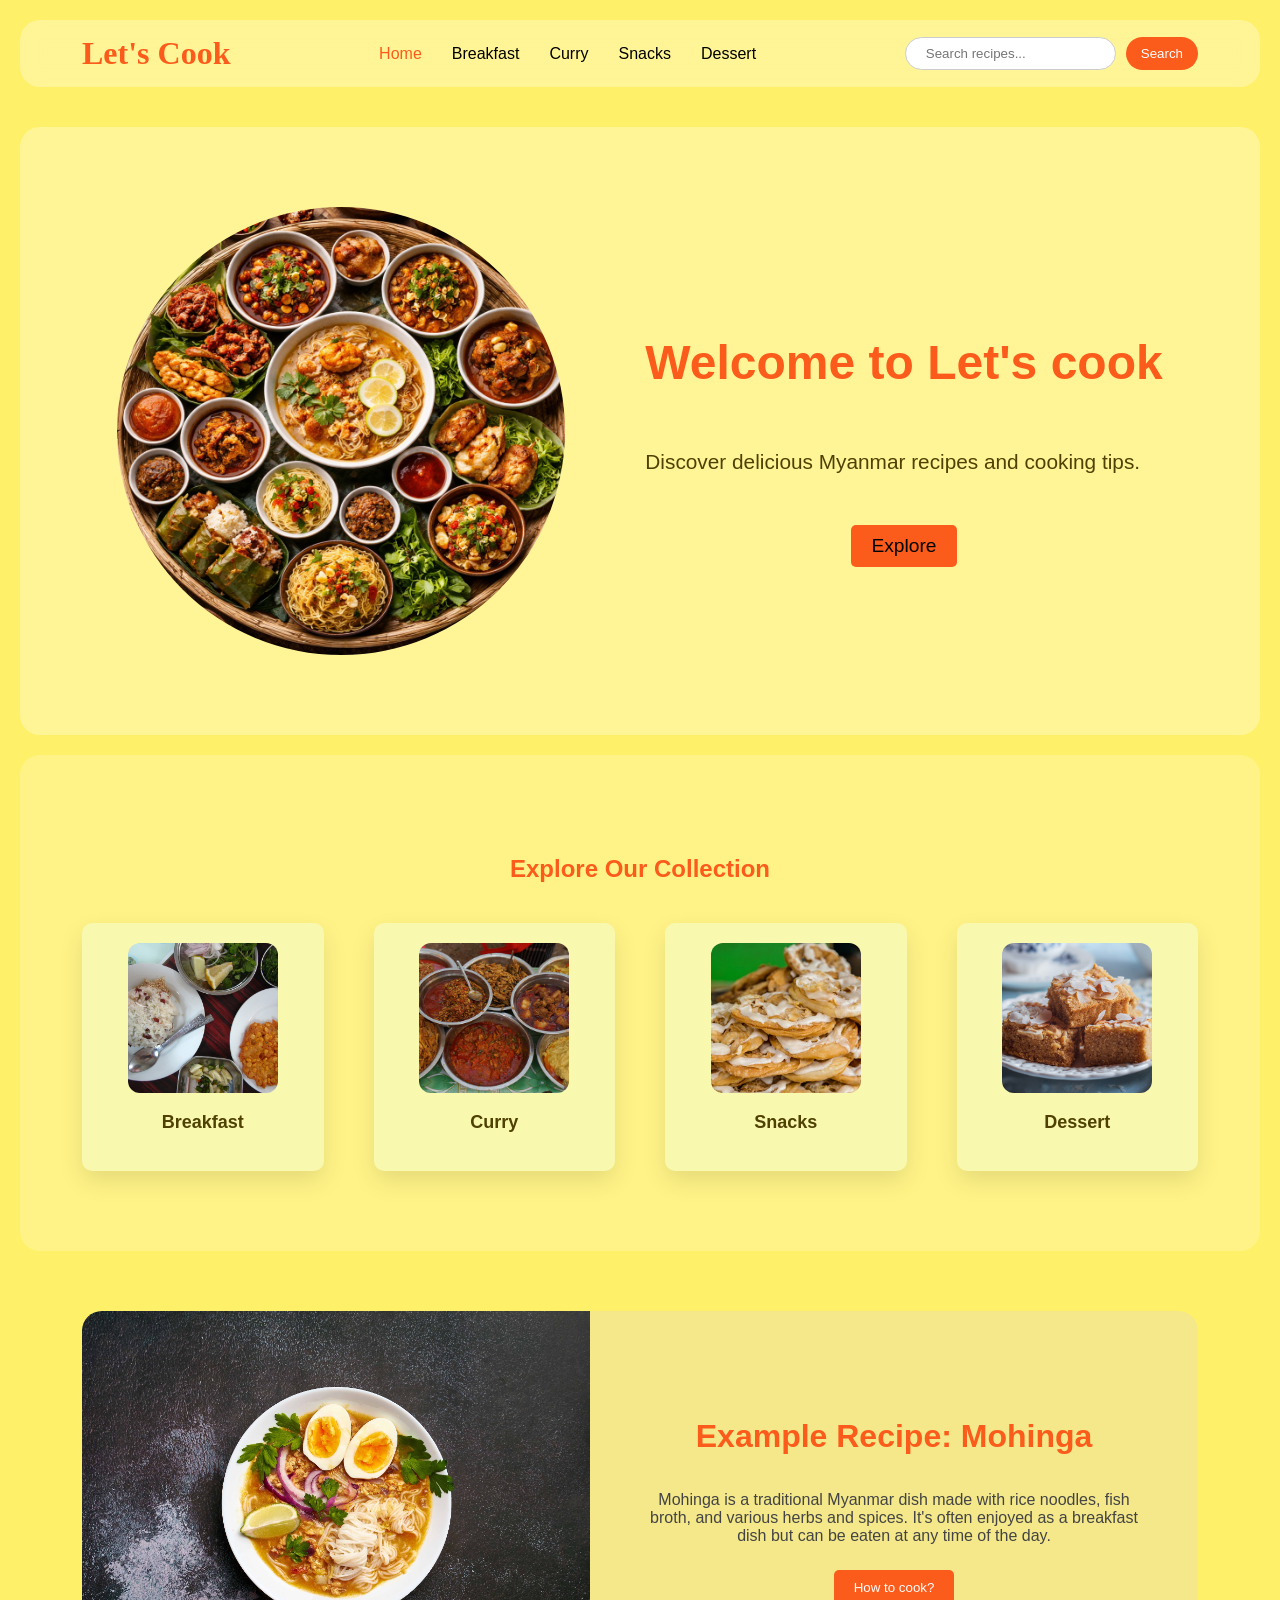
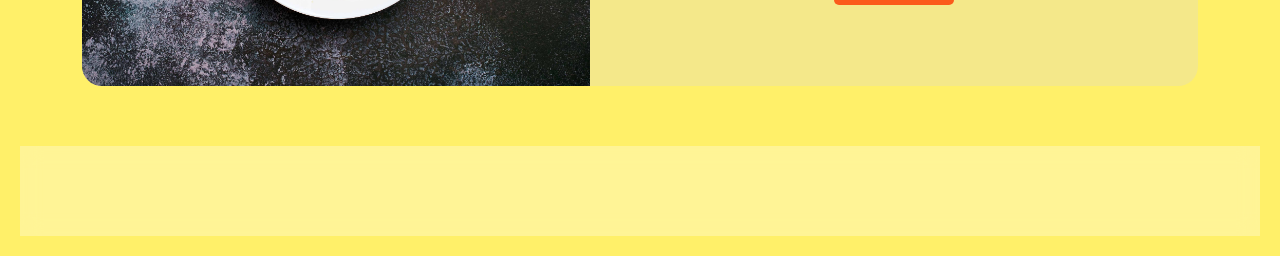
<file: frontend/index.html>
<!DOCTYPE html>
<html lang="en">
<head>
    <meta charset="UTF-8">
    <meta name="viewport" content="width=device-width, initial-scale=1.0">
    <link rel="stylesheet" href="../styles/style.css">
    <title>Let's cook</title>
</head>
<body>
    <nav class="navbar">
        <div class="nav-container">
            <div class="web-name">Let's Cook</div>
            <div class="nav-links">
                <a class="active-link" href="../frontend/index.html">Home</a>
                <a href="category.html?type=breakfast">Breakfast</a>
                <a href="category.html?type=curry">Curry</a>
                <a href="category.html?type=snacks">Snacks</a>
                <a href="category.html?type=dessert">Dessert</a>
            </div>

            <div class="search-box">
                <input type="text" placeholder="Search recipes...">
                <button>Search</button>
            </div>
        </div>
    </nav>
    <section class="welcome">
        <div class="welcome-content">
            <img class="homepageimg" src="../img/homepageimg.png" alt="food">
            <div class="welcome-text">
                <h1>Welcome to Let's cook</h1>
                <p>Discover delicious Myanmar recipes and cooking tips.</p>
                <button class="explore-btn"><a href="#collection">Explore</a></button>
            </div>
        </div>
    </section>

    <section id="collection">
        <h2>Explore Our Collection</h2>
        <div class="collection-container">
            <div class="collection">
                <a href="category.html?type=breakfast">
                    <img class="collection-img" src="../img/breakfast.jpg" alt="Myanmar Breakfast Foods">
                    <p>Breakfast</p>
                </a>
            </div>
            <div class="collection">
                <a href="category.html?type=curry">
                    <img class="collection-img" src="../img/lunch.jpg" alt="Myanmar Lunch Foods">
                    <p>Curry</p>
                </a>
            </div>
            <div class="collection">
                <a href="category.html?type=snacks">
                    <img class="collection-img" src="../img/snacks.jpg" alt="Myanmar Snacks">
                    <p>Snacks</p>
                </a>
            </div>
            <div class="collection">
                <a href="category.html?type=dessert">
                    <img class="collection-img" src="../img/dessert.jpg" alt="Myanmar Desserts">
                    <p>Dessert</p>
                </a>
            </div>
        </div>
    </section>
    <section class="featured">
        <div class="featured-container">

            <div class="featured-image">
                <img src="../img/mohinga.jpg" alt="Mohinga">
            </div>

            <div class="featured-content">
                <h2>Example Recipe: Mohinga</h2>
                <p>
                    Mohinga is a traditional Myanmar dish made with rice noodles,
                    fish broth, and various herbs and spices. It's often enjoyed
                    as a breakfast dish but can be eaten at any time of the day.
                </p>
                <a href="./recipe.html?type=breakfast&id=mohinga"><button class="cook-btn">How to cook?</button></a>
            </div>

        </div>
    </section>
</body>
<footer>
    <p>&copy; 2026 Let's Cook. All rights reserved.</p>
</footer>
</html>
</file>
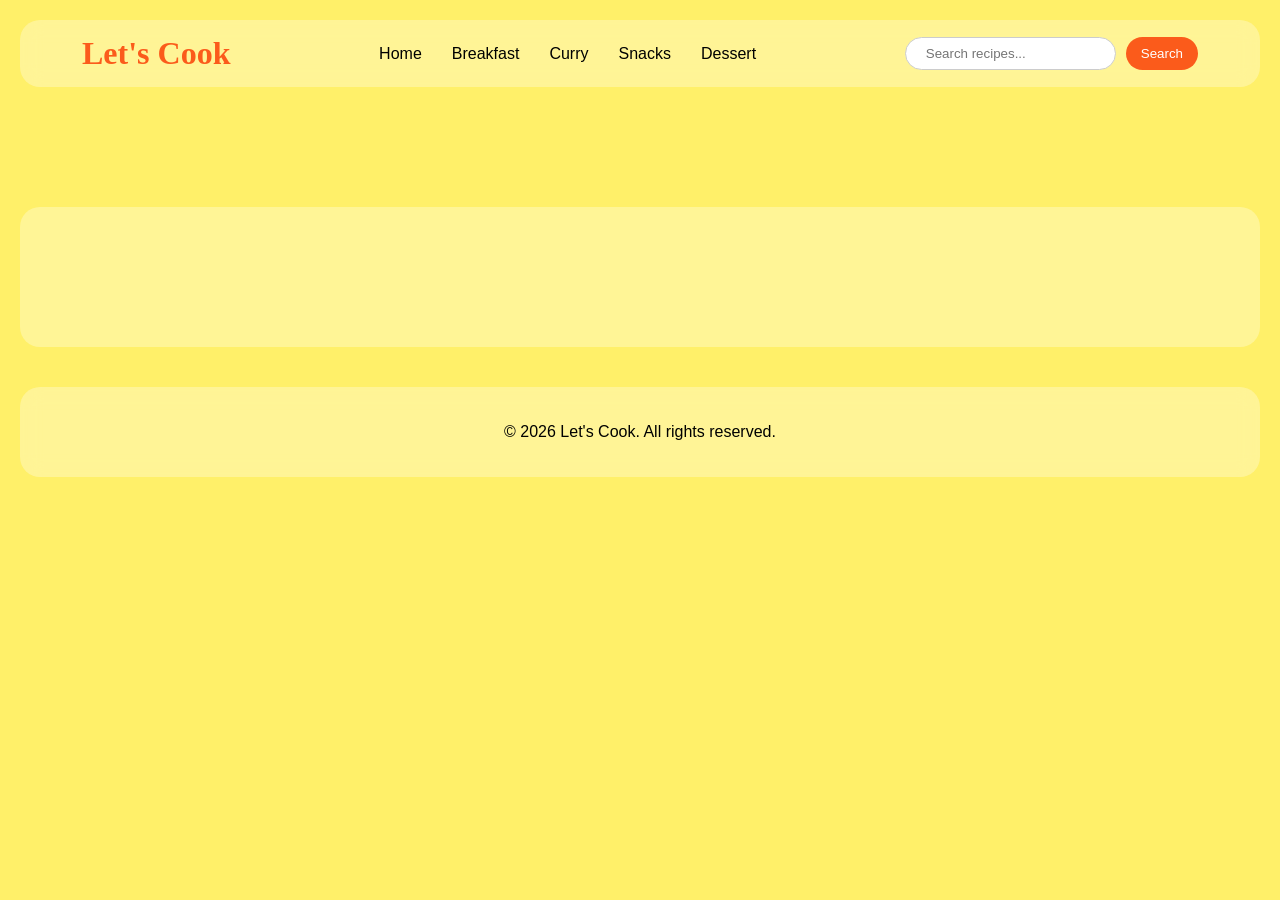
<file: frontend/category.html>
<!DOCTYPE html>
<html lang="en">
<head>
    <meta charset="UTF-8">
    <meta name="viewport" content="width=device-width, initial-scale=1.0">
    <link rel="stylesheet" href="../styles/style.css">
    <title>Category</title>
</head>
<body>

    <nav class="navbar">
        <div class="nav-container">
            <div class="web-name">Let's Cook</div>
            <div class="nav-links">
                <a href="./index.html">Home</a>
                <a href="./category.html?type=breakfast">Breakfast</a>
                <a href="./category.html?type=curry">Curry</a>
                <a href="./category.html?type=snacks">Snacks</a>
                <a href="./category.html?type=dessert">Dessert</a>
            </div>
            <div class="search-box">
                <input type="text" placeholder="Search recipes...">
                <button>Search</button>
            </div>
        </div>
    </nav>

    <section class="category-section">
        <h1 id="category-title"></h1>
    </section>

    <section class="recipe-list-section">
        <div class="collection-container" id="recipe-list"></div>
    </section>

<script src="../js/recipes.js"></script>
<script src="../js/category.js"></script>
</body>
<footer>
    <p>&copy; 2026 Let's Cook. All rights reserved.</p>
</footer>
</html>
</file>
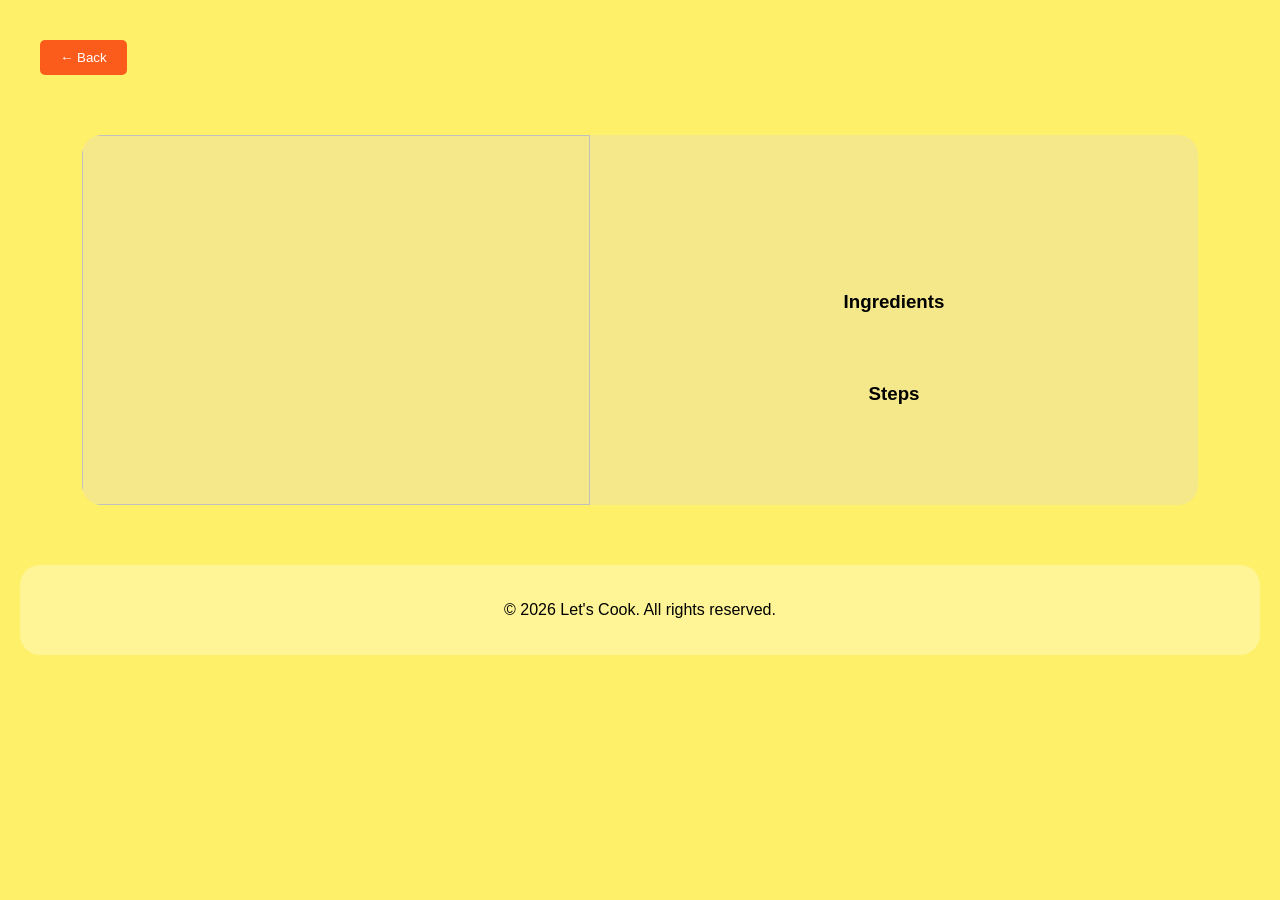
<file: frontend/recipe.html>
<!DOCTYPE html>
<html lang="en">
<head>
    <meta charset="UTF-8">
    <meta name="viewport" content="width=device-width, initial-scale=1.0">
    <link rel="stylesheet" href="../styles/style.css">
    <title>Recipe Detail</title>
</head>
<body>

    <div style="margin:20px;">
        <button onclick="history.back()" class="cook-btn">← Back</button>
    </div>

    <section class="featured">
        <div class="featured-container">

            <div class="featured-image">
                <img id="recipe-image">
            </div>

            <div class="featured-content">
                <h2 id="recipe-name"></h2>
                <p id="recipe-description"></p>

                <h3>Ingredients</h3>
                <ul id="ingredients"></ul>

                <h3>Steps</h3>
                <ol id="steps"></ol>
            </div>

        </div>
    </section>

<script src="../js/recipes.js"></script>
<script src="../js/recipe-detail.js"></script>

</body>
<footer>
    <p>&copy; 2026 Let's Cook. All rights reserved.</p>
</footer>
</html>
</file>
<file: styles/style.css>
body{
    background-color: rgb(255, 240, 105);
    margin: 0;
    padding: 20px;
    font-family: Arial, sans-serif;
}

.navbar{
    background-color:rgba(255, 255, 255, 0.3);
    backdrop-filter: blur(10px);
    padding: 15px 5%;
    border-radius: 20px;
    position: sticky;
    top: 0;
    z-index: 1000;
}

.nav-container {
    display: flex;
    justify-content: space-between;
    gap: 70px;
    align-items: center;
    max-width: 1200px;
    margin: auto;
}

.web-name{
    font-family: cursive;
    font-size: 2rem;
    font-weight: bold;
    color: rgb(251, 91, 27);
}

.nav-links {
    display: flex;
    gap: 30px;
    color: #4f4103;
}

.active-link {
    color: rgb(251, 91, 27);
}

.search-box {
    display: flex;
    gap: 10px;
}

.search-box input {
    padding: 8px 20px;
    border-radius: 20px;
    border: 1px solid #ccc;
    outline: none;
}

.search-box button {
    padding: 8px 15px;
    border-radius: 20px;
    border: none;
    background-color: rgb(251, 91, 27);
    color: white;
    cursor: pointer;
}

.search-box button:hover {
    background-color: rgb(220, 70, 15);
}

h1, h2{
    color: rgb(251, 91, 27);
}

a{
    text-decoration: none;
    color: black;
}

.welcome{
    display: flex;
    justify-content: center;         
    padding: 80px 5%;
    background-color: rgba(255, 255, 255, 0.3);
    padding: 80px 5%;
    border-radius: 20px;
    margin-top: 40px;
    margin-bottom: 20px;
}

.welcome-content{
    display: flex;
    align-items: center;
    justify-content: center;
    gap: 80px; 
    max-width: 1200px;
    width: 100%;
}

.welcome-text {
    display: flex;
    flex-direction: column;
}

.welcome-text h1{
    font-size: 3rem;
}

.welcome-text p{
    font-size: 1.3rem;
    margin-top: 20px;
    color: #4f4103;
}

.explore-btn{
    align-self: center;
    margin-top: 30px;
    padding: 10px 20px;
    background-color: rgb(251, 91, 27);
    border: none;
    border-radius: 5px;
    font-size: 1.2rem;
    cursor: pointer;
}

.homepageimg{
    width: 35vw;
    max-width: 450px;
    min-width: 250px;
    border-radius: 50%;
}

#collection{
    text-align: center;
    background-color: rgba(255,255,255,0.2);
    padding: 80px 5%;
    border-radius: 20px;
}

.collection{
    background-color: rgb(248, 248, 175);
    box-shadow: 0 10px 25px rgba(0,0,0,0.1);
    width: 220px;
    padding: 20px;
    border-radius: 10px;
    text-align: center;
}

.collection-container {
    display: flex;
    justify-content: center;
    gap: 50px;
    margin-top: 40px;
}

.collection-img{
    width: 150px;
    height: 150px;
    object-fit: cover;
    border-radius: 12px;
}

.collection p {
    margin-top: 15px;
    font-size: 18px;
    font-weight: bold;
    color: #4f4103;
}

.featured {
    margin: 60px 5%;
}

.featured-container {
    display: flex;
    align-items: stretch; 
    background-color: #f4e88a;
    border-radius: 20px;
    overflow: hidden;
}

.featured-image {
    flex: 1;
}

.featured-image img {
    width: 100%;
    height: 100%;
    object-fit: cover;
}

.featured-content {
    flex: 1;
    padding: 50px;
    display: flex;
    flex-direction: column;
    justify-content: center;   
    align-items: center;      
    text-align: center;
}

.featured-content h2 {
    font-size: 2rem;
    margin-bottom: 20px;
}

.featured-content p {
    color: #444;
    max-width: 500px;
    margin-bottom: 25px;
}

.cook-btn {
    padding: 10px 20px;
    background-color: rgb(251, 91, 27);
    color: white;
    border: none;
    border-radius: 5px;
    cursor: pointer;
}

.cook-btn:hover {
    background-color: rgb(220, 70, 15);
}

footer{
    text-align: center;
    padding: 20px;
    background-color: rgba(255, 255, 255, 0.3);
    backdrop-filter: blur(10px);
    border-radius: 20px;
    margin-top: 40px;
}
@media (max-width: 768px){

    .welcome-content{
        flex-direction: column;
        text-align: center;
        gap: 40px;
    }

    .homepageimg{
        width: 60vw;
        min-width: unset;
    }

    .welcome-text h1{
        font-size: 2rem;
    }

    .welcome-text p{
        font-size: 1rem;
    }
    .collection-container{
        flex-direction: column;
        align-items: center;
    }
}

.category-section {
    padding: 40px;
    text-align: center;
    font-size: 32px;
}

.recipe-list-section {
    background-color: rgba(255, 255, 255, 0.3);
    padding: 50px 0;
    border-radius: 20px;
}

.recipe-list {
    display: flex;
    gap: 30px;
    flex-wrap: wrap;
}

.recipe-card {
    width: 180px;
    background: white;
    padding: 15px;
    border-radius: 12px;
    box-shadow: 0 6px 15px rgba(0,0,0,0.1);
    transition: 0.3s;
}

.recipe-card img {
    width: 100%;
    height: 140px;
    object-fit: cover;
    border-radius: 8px;
}

.recipe-card p {
    margin-top: 10px;
    font-weight: bold;
}

.recipe-card:hover {
    transform: translateY(-5px);
}

.recipe-detail {
    max-width: 700px;
    margin: 40px auto;
    padding: 20px;
}

.recipe-detail img {
    width: 100%;
    max-height: 400px;
    object-fit: cover;
    border-radius: 12px;
    margin: 20px 0;
}

.back-button {
    padding: 20px;
}

.back-button button {
    padding: 8px 15px;
    background-color: lightcoral;
    border: none;
    border-radius: 6px;
    cursor: pointer;
    color: white;
}
</file>
